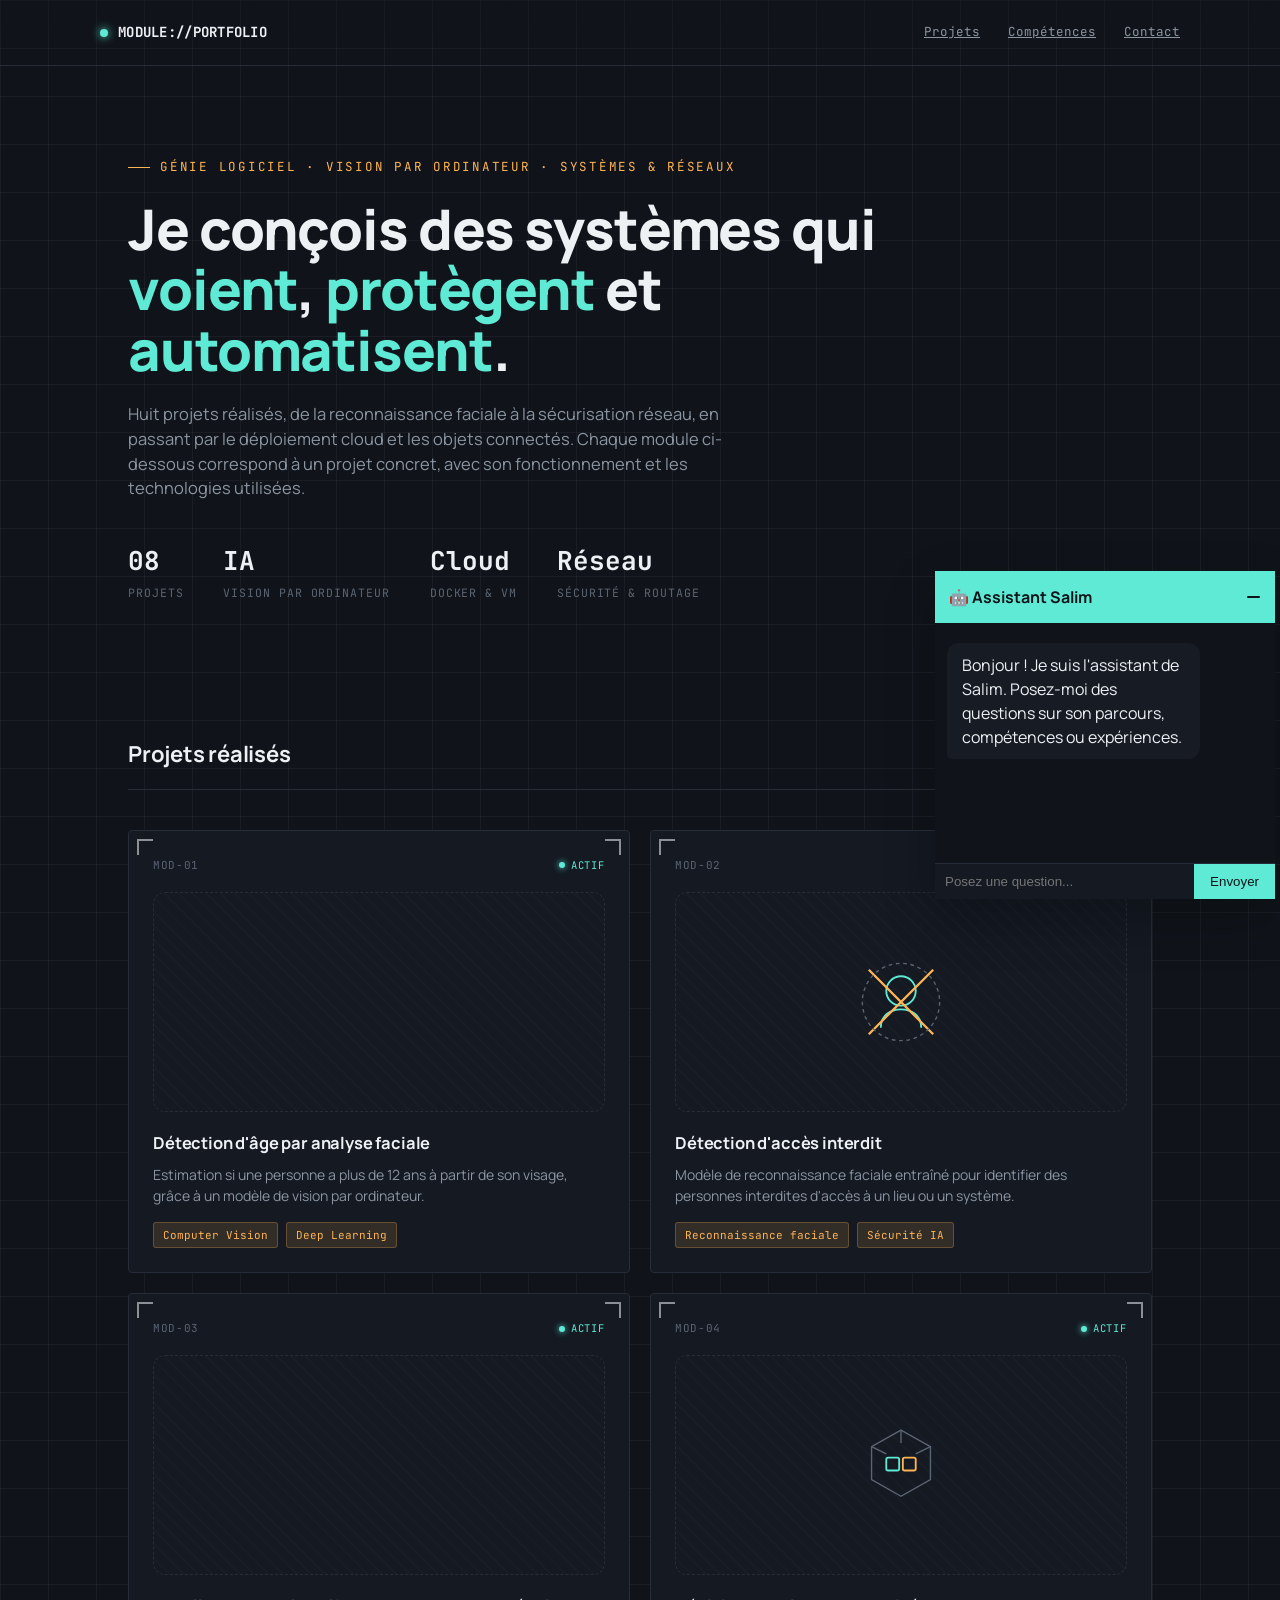
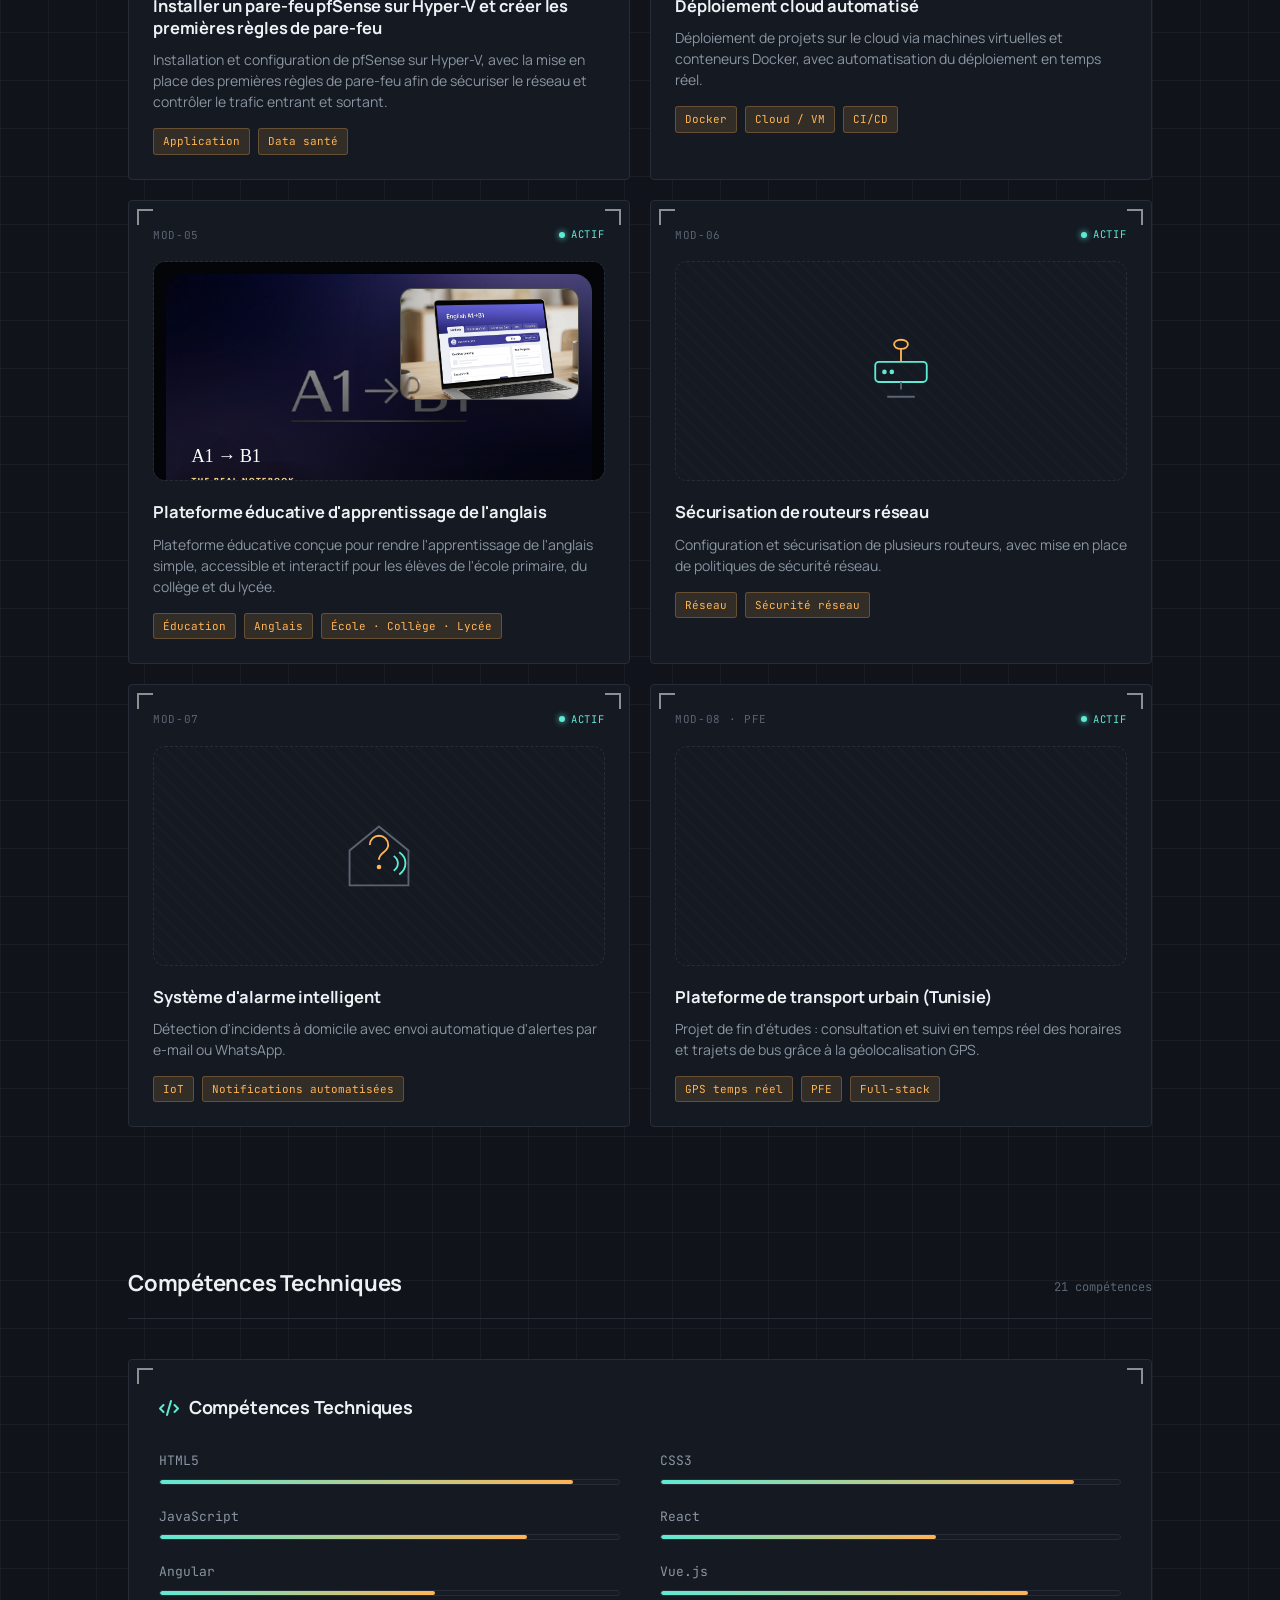
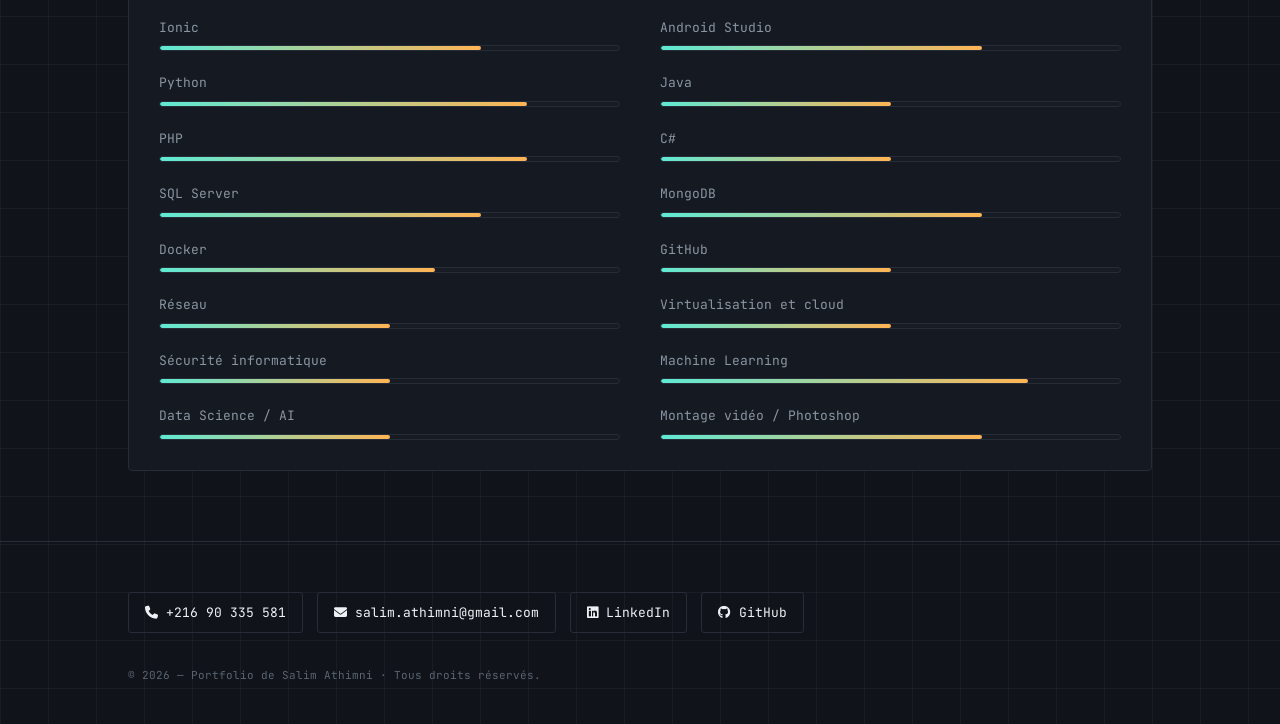
<file: index.html>
<!DOCTYPE html>
<html lang="fr">
<head>
<meta charset="UTF-8">
<meta name="viewport" content="width=device-width, initial-scale=1.0">
<title>Portfolio — Génie Logiciel</title>
<link rel="preconnect" href="https://fonts.googleapis.com">
<link rel="shortcut icon" type="x-icon" href="icone.png">
<link rel="preconnect" href="https://fonts.gstatic.com" crossorigin>
<link href="https://fonts.googleapis.com/css2?family=JetBrains+Mono:wght@400;500;700;800&family=Manrope:wght@400;500;600;700;800&display=swap" rel="stylesheet">
<link rel="stylesheet" href="https://cdnjs.cloudflare.com/ajax/libs/font-awesome/6.5.1/css/all.min.css">
<link rel="stylesheet" href="style.css">
<style>
  :root{
    --bg: #10141a;
    --bg-elevated: #171c24;
    --bg-card: #141922;
    --grid-line: rgba(255,255,255,0.045);
    --accent-amber: #ffb454;
    --accent-amber-dim: #ffb45422;
    --accent-teal: #5eead4;
    --accent-teal-dim: #5eead422;
    --text-primary: #eef1f4;
    --text-secondary: #8b95a1;
    --text-tertiary: #5b6472;
    --border: #262d38;
    --border-hover: #3a4453;
    --mono: 'JetBrains Mono', monospace;
    --sans: 'Manrope', sans-serif;
  }

  *{ margin:0; padding:0; box-sizing:border-box; }

  html{ scroll-behavior: smooth; }

  body{
    background:
      linear-gradient(var(--grid-line) 1px, transparent 1px) 0 0/48px 48px,
      linear-gradient(90deg, var(--grid-line) 1px, transparent 1px) 0 0/48px 48px,
      var(--bg);
    color: var(--text-primary);
    font-family: var(--sans);
    line-height: 1.5;
    min-height: 100vh;
  }

  a{ color: inherit; }

  .wrap{
    max-width: 1080px;
    margin: 0 auto;
    padding: 0 28px;
  }

  /* ---------- HEADER ---------- */
  header{
    border-bottom: 1px solid var(--border);
    background: linear-gradient(180deg, rgba(16,20,26,0.4), transparent);
  }
  .nav{
    display:flex;
    align-items:center;
    justify-content:space-between;
    padding: 22px 0;
  }
  .logo{
    font-family: var(--mono);
    font-weight: 700;
    letter-spacing: 0.02em;
    font-size: 14px;
    color: var(--text-primary);
    display:flex;
    align-items:center;
    gap:10px;
  }
  .logo::before{
    content:"";
    width:8px; height:8px;
    border-radius:50%;
    background: var(--accent-teal);
    box-shadow: 0 0 8px var(--accent-teal);
    display:inline-block;
  }
  .nav-links{
    display:flex;
    gap: 28px;
    font-family: var(--mono);
    font-size: 12.5px;
    color: var(--text-secondary);
  }
  .nav-links a:hover{ color: var(--accent-teal); }

  /* ---------- HERO ---------- */
  .hero{
    padding: 92px 0 64px;
    position: relative;
  }
  .eyebrow{
    font-family: var(--mono);
    font-size: 12.5px;
    color: var(--accent-amber);
    letter-spacing: 0.14em;
    text-transform: uppercase;
    display:flex;
    align-items:center;
    gap: 10px;
    margin-bottom: 22px;
  }
  .eyebrow::before{
    content:"";
    width: 22px; height:1px;
    background: var(--accent-amber);
  }
  h1{
    font-family: var(--sans);
    font-weight: 800;
    font-size: clamp(34px, 5vw, 56px);
    line-height: 1.08;
    letter-spacing: -0.02em;
    max-width: 820px;
  }
  h1 .hl{ color: var(--accent-teal); }
  .hero-desc{
    margin-top: 22px;
    max-width: 620px;
    color: var(--text-secondary);
    font-size: 16.5px;
  }
  .hero-meta{
    margin-top: 40px;
    display:flex;
    gap: 40px;
    flex-wrap: wrap;
    font-family: var(--mono);
  }
  .hero-meta .stat b{
    display:block;
    font-size: 26px;
    color: var(--text-primary);
    font-weight: 700;
  }
  .hero-meta .stat span{
    font-size: 11.5px;
    color: var(--text-tertiary);
    text-transform: uppercase;
    letter-spacing: 0.08em;
  }

  /* ---------- SECTION HEADS ---------- */
  .section{ padding: 70px 0; }
  .section-head{
    display:flex;
    align-items:baseline;
    justify-content:space-between;
    margin-bottom: 40px;
    border-bottom: 1px solid var(--border);
    padding-bottom: 18px;
  }
  .section-head h2{
    font-size: 22px;
    font-weight: 700;
    letter-spacing: -0.01em;
  }
  .section-head .count{
    font-family: var(--mono);
    font-size: 12px;
    color: var(--text-tertiary);
  }

  /* ---------- PROJECT GRID ---------- */
  .grid{
    display:grid;
    grid-template-columns: repeat(2, 1fr);
    gap: 20px;
  }
  @media (max-width: 760px){
    .grid{ grid-template-columns: 1fr; }
  }

  .card{
    position:relative;
    background: var(--bg-card);
    border: 1px solid var(--border);
    border-radius: 4px;
    padding: 26px 24px 24px;
    transition: border-color .25s ease, transform .25s ease;
    overflow:hidden;
  }
  .card:hover{
    border-color: var(--border-hover);
    transform: translateY(-2px);
  }
  /* viewfinder corner brackets — signature element */
  .card::before, .card::after,
  .bracket-br, .bracket-bl{
    content:"";
    position:absolute;
    width: 14px; height:14px;
    border-color: var(--accent-teal);
    opacity: 0.55;
    transition: opacity .25s ease, width .25s ease, height .25s ease;
  }
  .card::before{ top:8px; left:8px; border-top:2px solid; border-left:2px solid; }
  .card::after{ top:8px; right:8px; border-top:2px solid; border-right:2px solid; }
  .card:hover::before, .card:hover::after{ width:20px; height:20px; opacity:1; }

  .card-top{
    display:flex;
    align-items:center;
    justify-content:space-between;
    margin-bottom: 18px;
  }
  .mod-id{
    font-family: var(--mono);
    font-size: 11px;
    color: var(--text-tertiary);
    letter-spacing: 0.06em;
  }
  .status{
    font-family: var(--mono);
    font-size: 10.5px;
    letter-spacing: 0.08em;
    text-transform: uppercase;
    color: var(--accent-teal);
    display:flex;
    align-items:center;
    gap:6px;
  }
  .status::before{
    content:"";
    width:6px; height:6px;
    border-radius:50%;
    background: var(--accent-teal);
    box-shadow: 0 0 6px var(--accent-teal);
  }

  .card-icon{
    width: 100%;
    height: 140px;
    border: 1px dashed var(--border);
    border-radius: 3px;
    display:flex;
    align-items:center;
    justify-content:center;
    background:
      repeating-linear-gradient(45deg, rgba(255,255,255,0.015) 0 2px, transparent 2px 10px);
    margin-bottom: 20px;
    overflow: hidden;
  }
  .card-icon svg{ width: 92px; height:92px; }
  .card-icon video{
    width: 100%;
    height: 100%;
    object-fit: cover;
    display: block;
  }

  .card h3{
    font-size: 16.5px;
    font-weight: 700;
    line-height:1.35;
    margin-bottom: 10px;
    letter-spacing: -0.01em;
  }
  .card p{
    font-size: 14px;
    color: var(--text-secondary);
    margin-bottom: 16px;
  }
  .tags{
    display:flex;
    flex-wrap:wrap;
    gap: 8px;
  }
  .tag{
    font-family: var(--mono);
    font-size: 11px;
    color: var(--accent-amber);
    background: var(--accent-amber-dim);
    border: 1px solid rgba(255,180,84,0.25);
    padding: 4px 9px;
    border-radius: 3px;
  }

  /* ---------- SKILLS ---------- */
  .skills-card{
    background: var(--bg-card);
    border: 1px solid var(--border);
    border-radius: 4px;
    padding: 34px 30px 30px;
    position: relative;
  }
  .skills-card::before, .skills-card::after{
    content:"";
    position:absolute;
    width: 14px; height:14px;
    border-color: var(--accent-teal);
    opacity: 0.55;
  }
  .skills-card::before{ top:8px; left:8px; border-top:2px solid; border-left:2px solid; }
  .skills-card::after{ top:8px; right:8px; border-top:2px solid; border-right:2px solid; }

  .skills-title{
    display:flex;
    align-items:center;
    gap: 10px;
    font-size: 18px;
    font-weight: 700;
    letter-spacing: -0.01em;
    margin-bottom: 30px;
    color: var(--text-primary);
  }
  .skills-title i{
    color: var(--accent-teal);
    font-size: 16px;
  }

  .skills-list{
    display:grid;
    grid-template-columns: repeat(2, 1fr);
    gap: 22px 40px;
  }
  @media (max-width: 760px){
    .skills-list{ grid-template-columns: 1fr; }
  }

  .skill{ width: 100%; }
  .skill-label{
    display:flex;
    align-items:baseline;
    justify-content:space-between;
    font-family: var(--mono);
    font-size: 13px;
    color: var(--text-secondary);
    margin-bottom: 8px;
  }
  .skill-label .skill-pct{
    font-size: 11.5px;
    color: var(--accent-amber);
  }
  .skill-bar{
    width: 100%;
    height: 6px;
    background: var(--bg-elevated);
    border: 1px solid var(--border);
    border-radius: 3px;
    overflow: hidden;
  }
  .skill-bar-fill{
    height: 100%;
    border-radius: 3px;
    background: linear-gradient(90deg, var(--accent-teal), var(--accent-amber));
    transition: width 1s ease;
  }

  /* ---------- FOOTER / CONTACT ---------- */
  footer{
    border-top: 1px solid var(--border);
    padding: 50px 0 40px;
  }
  .footer-grid{
    display:flex;
    justify-content: space-between;
    align-items:flex-end;
    flex-wrap: wrap;
    gap: 24px;
  }
  footer h2{
    font-size: 24px;
    font-weight: 800;
    max-width: 420px;
    letter-spacing:-0.01em;
  }
  .contact-links{
    display:flex;
    gap: 14px;
    flex-wrap: wrap;
  }
  .contact-links a{
    font-family: var(--mono);
    font-size: 13px;
    padding: 10px 16px;
    border: 1px solid var(--border);
    border-radius: 3px;
    color: var(--text-primary);
    text-decoration:none;
    transition: border-color .2s ease, color .2s ease;
  }
  .contact-links a:hover{
    border-color: var(--accent-teal);
    color: var(--accent-teal);
  }
  .fine-print{
    margin-top: 34px;
    font-family: var(--mono);
    font-size: 11px;
    color: var(--text-tertiary);
  }

  ::selection{ background: var(--accent-teal); color: #0a0e12; }

  @media (prefers-reduced-motion: reduce){
    *{ transition: none !important; }
  }

  .card-icon {
  width: 100%;
  height: 220px;
  overflow: hidden;
  border-radius: 12px;
}

.card-icon iframe {
  width: 100%;
  height: 100%;
  border: none;
  display: block;
}

</style>
</head>
<body>
<header>
  <div class="wrap nav">
    <div class="logo">MODULE://PORTFOLIO</div>
    <div class="nav-links">
      <a href="#projets">Projets</a>
      <a href="#competences">Compétences</a>
      <a href="#contact">Contact</a>
    </div>
  </div>
</header>

<section class="hero">
  <div class="wrap">
    <div class="eyebrow">Génie Logiciel · Vision par ordinateur · Systèmes & réseaux</div>
    <h1>Je conçois des systèmes qui <span class="hl">voient</span>, <span class="hl">protègent</span> et <span class="hl">automatisent</span>.</h1>
    <p class="hero-desc">
      Huit projets réalisés, de la reconnaissance faciale à la sécurisation réseau,
      en passant par le déploiement cloud et les objets connectés. Chaque module ci-dessous
      correspond à un projet concret, avec son fonctionnement et les technologies utilisées.
    </p>
    <div class="hero-meta">
      <div class="stat"><b>08</b><span>Projets</span></div>
      <div class="stat"><b>IA</b><span>Vision par ordinateur</span></div>
      <div class="stat"><b>Cloud</b><span>Docker & VM</span></div>
      <div class="stat"><b>Réseau</b><span>Sécurité & routage</span></div>
    </div>
  </div>
</section>

<section class="section" id="projets">
  <div class="wrap">
    <div class="section-head">
      <h2>Projets réalisés</h2>
      <span class="count">08 modules</span>
    </div>

    <div class="grid">

      <!-- 1 -->
      <div class="card">
        <div class="card-top">
          <span class="mod-id">MOD-01</span>
          <span class="status">Actif</span>
        </div>

        <div class="card-icon">
          <video autoplay muted loop playsinline>
            <source src="V1.mp4" type="video/mp4">
            Votre navigateur ne supporte pas la vidéo.
          </video>
        </div>

        <h3>Détection d'âge par analyse faciale</h3>
        <p>Estimation si une personne a plus de 12 ans à partir de son visage, grâce à un modèle de vision par ordinateur.</p>
        <div class="tags"><span class="tag">Computer Vision</span><span class="tag">Deep Learning</span></div>
      </div>

      <!-- 2 -->
      <div class="card">
        <div class="card-top"><span class="mod-id">MOD-02</span><span class="status">Actif</span></div>
        <div class="card-icon">
          <svg viewBox="0 0 100 100" fill="none">
            <circle cx="50" cy="38" r="16" stroke="var(--accent-teal)" stroke-width="2"/>
            <path d="M28 78c0-13 10-20 22-20s22 7 22 20" stroke="var(--accent-teal)" stroke-width="2"/>
            <path d="M15 15 L85 85 M85 15 L15 85" stroke="var(--accent-amber)" stroke-width="2.5"/>
            <circle cx="50" cy="50" r="42" stroke="var(--text-tertiary)" stroke-width="1.5" stroke-dasharray="4 4"/>
          </svg>
        </div>
        <h3>Détection d'accès interdit</h3>
        <p>Modèle de reconnaissance faciale entraîné pour identifier des personnes interdites d'accès à un lieu ou un système.</p>
        <div class="tags"><span class="tag">Reconnaissance faciale</span><span class="tag">Sécurité IA</span></div>
      </div>

      <!-- 3 -->
      <div class="card">
        <div class="card-top"><span class="mod-id">MOD-03</span><span class="status">Actif</span></div>
        <div class="card-icon">
          <video autoplay muted loop playsinline>
            <source src="V2.mp4" type="video/mp4">
            Votre navigateur ne supporte pas la vidéo.
          </video>
        </div>
        <h3>Installer un pare-feu pfSense sur Hyper-V et créer les premières règles de pare-feu</h3>
        <p>Installation et configuration de pfSense sur Hyper-V, avec la mise en place des premières règles de pare-feu afin de sécuriser le réseau et contrôler le trafic entrant et sortant.</p>
        <div class="tags"><span class="tag">Application</span><span class="tag">Data santé</span></div>
      </div>

      <!-- 4 -->
      <div class="card">
        <div class="card-top"><span class="mod-id">MOD-04</span><span class="status">Actif</span></div>
        <div class="card-icon">
          <svg viewBox="0 0 100 100" fill="none">
            <path d="M50 12 L82 30 V66 L50 84 L18 66 V30 Z" stroke="var(--text-tertiary)" stroke-width="1.5"/>
            <rect x="34" y="42" width="14" height="14" rx="2" stroke="var(--accent-teal)" stroke-width="2"/>
            <rect x="52" y="42" width="14" height="14" rx="2" stroke="var(--accent-amber)" stroke-width="2"/>
            <path d="M50 12v14M18 30l16 8M82 30l-16 8" stroke="var(--text-tertiary)" stroke-width="1.5"/>
          </svg>
        </div>
        <h3>Déploiement cloud automatisé</h3>
        <p>Déploiement de projets sur le cloud via machines virtuelles et conteneurs Docker, avec automatisation du déploiement en temps réel.</p>
        <div class="tags"><span class="tag">Docker</span><span class="tag">Cloud / VM</span><span class="tag">CI/CD</span></div>
      </div>

      <!-- 5 -->
      <div class="card">
        <div class="card-top">
          <span class="mod-id">MOD-05 </span>
          <span class="status">Actif</span>
        </div>

        <div class="card-icon">
          <iframe
            src="English/index.html"
            title="Plateforme éducative d'apprentissage de l'anglais"
            loading="lazy"
            frameborder="0">
          </iframe>
        </div>

        <h3>Plateforme éducative d'apprentissage de l'anglais</h3>

        <p>
          Plateforme éducative conçue pour rendre l'apprentissage de l'anglais
          simple, accessible et interactif pour les élèves de l'école primaire,
          du collège et du lycée.
        </p>

        <div class="tags">
          <span class="tag">Éducation</span>
          <span class="tag">Anglais</span>
          <span class="tag">École · Collège · Lycée</span>
        </div>
      </div>

      <!-- 6 -->
      <div class="card">
        <div class="card-top"><span class="mod-id">MOD-06</span><span class="status">Actif</span></div>
        <div class="card-icon">
          <svg viewBox="0 0 100 100" fill="none">
            <rect x="22" y="40" width="56" height="22" rx="4" stroke="var(--accent-teal)" stroke-width="2"/>
            <circle cx="32" cy="51" r="2.5" fill="var(--accent-teal)"/>
            <circle cx="40" cy="51" r="2.5" fill="var(--accent-teal)"/>
            <path d="M50 40 V26 M50 26c-10 0-10-10 0-10s10 10 0 10" stroke="var(--accent-amber)" stroke-width="2"/>
            <path d="M50 62v8M35 78h30" stroke="var(--text-tertiary)" stroke-width="2"/>
          </svg>
        </div>
        <h3>Sécurisation de routeurs réseau</h3>
        <p>Configuration et sécurisation de plusieurs routeurs, avec mise en place de politiques de sécurité réseau.</p>
        <div class="tags"><span class="tag">Réseau</span><span class="tag">Sécurité réseau</span></div>
      </div>

      <!-- 7 -->
      <div class="card">
        <div class="card-top"><span class="mod-id">MOD-07</span><span class="status">Actif</span></div>
        <div class="card-icon">
          <svg viewBox="0 0 100 100" fill="none">
            <path d="M50 18 L82 44 V82 H18 V44 Z" stroke="var(--text-tertiary)" stroke-width="2"/>
            <path d="M40 38a10 10 0 0 1 20 0c0 8-10 8-10 16" stroke="var(--accent-amber)" stroke-width="2"/>
            <circle cx="50" cy="62" r="2.5" fill="var(--accent-amber)"/>
            <path d="M66 50c6 4 6 12 0 16" stroke="var(--accent-teal)" stroke-width="2"/>
            <path d="M72 46c9 6 9 18 0 24" stroke="var(--accent-teal)" stroke-width="2"/>
          </svg>
        </div>
        <h3>Système d'alarme intelligent</h3>
        <p>Détection d'incidents à domicile avec envoi automatique d'alertes par e-mail ou WhatsApp.</p>
        <div class="tags"><span class="tag">IoT</span><span class="tag">Notifications automatisées</span></div>
      </div>

      <!-- 8 -->
      <div class="card">
        <div class="card-top">
          <span class="mod-id">MOD-08 · PFE</span>
          <span class="status">Actif</span>
        </div>

        <div class="card-icon">
          <video autoplay muted loop playsinline>
            <source src="V3.mp4" type="video/mp4">
            Votre navigateur ne supporte pas la vidéo.
          </video>
        </div>

        <h3>Plateforme de transport urbain (Tunisie)</h3>
        <p>Projet de fin d'études : consultation et suivi en temps réel des horaires et trajets de bus grâce à la géolocalisation GPS.</p>

        <div class="tags">
          <span class="tag">GPS temps réel</span>
          <span class="tag">PFE</span>
          <span class="tag">Full-stack</span>
        </div>
      </div>

    </div>
  </div>
</section>

<section class="section" id="competences">
  <div class="wrap">
    <div class="section-head">
      <h2>Compétences Techniques</h2>
      <span class="count">21 compétences</span>
    </div>

    <div class="skills-card">
      <div class="skills-title"><i class="fas fa-code"></i> Compétences Techniques</div>

      <div class="skills-list">
        <div class="skill">
          <div class="skill-label"><span>HTML5</span><span class="skill-pct"></span></div>
          <div class="skill-bar"><div class="skill-bar-fill" style="width:90%"></div></div>
        </div>
        <div class="skill">
          <div class="skill-label"><span>CSS3</span><span class="skill-pct"></span></div>
          <div class="skill-bar"><div class="skill-bar-fill" style="width:90%"></div></div>
        </div>
        <div class="skill">
          <div class="skill-label"><span>JavaScript</span><span class="skill-pct"></span></div>
          <div class="skill-bar"><div class="skill-bar-fill" style="width:80%"></div></div>
        </div>
        <div class="skill">
          <div class="skill-label"><span>React</span><span class="skill-pct"></span></div>
          <div class="skill-bar"><div class="skill-bar-fill" style="width:60%"></div></div>
        </div>
        <div class="skill">
          <div class="skill-label"><span>Angular</span><span class="skill-pct"></span></div>
          <div class="skill-bar"><div class="skill-bar-fill" style="width:60%"></div></div>
        </div>
        <div class="skill">
          <div class="skill-label"><span>Vue.js</span><span class="skill-pct"></span></div>
          <div class="skill-bar"><div class="skill-bar-fill" style="width:80%"></div></div>
        </div>
        <div class="skill">
          <div class="skill-label"><span>Ionic</span><span class="skill-pct"></span></div>
          <div class="skill-bar"><div class="skill-bar-fill" style="width:70%"></div></div>
        </div>
        <div class="skill">
          <div class="skill-label"><span>Android Studio</span><span class="skill-pct"></span></div>
          <div class="skill-bar"><div class="skill-bar-fill" style="width:70%"></div></div>
        </div>
        <div class="skill">
          <div class="skill-label"><span>Python</span><span class="skill-pct"></span></div>
          <div class="skill-bar"><div class="skill-bar-fill" style="width:80%"></div></div>
        </div>
        <div class="skill">
          <div class="skill-label"><span>Java</span><span class="skill-pct"></span></div>
          <div class="skill-bar"><div class="skill-bar-fill" style="width:50%"></div></div>
        </div>
        <div class="skill">
          <div class="skill-label"><span>PHP</span><span class="skill-pct"></span></div>
          <div class="skill-bar"><div class="skill-bar-fill" style="width:80%"></div></div>
        </div>
        <div class="skill">
          <div class="skill-label"><span>C#</span><span class="skill-pct"></span></div>
          <div class="skill-bar"><div class="skill-bar-fill" style="width:50%"></div></div>
        </div>
        <div class="skill">
          <div class="skill-label"><span>SQL Server</span><span class="skill-pct"></span></div>
          <div class="skill-bar"><div class="skill-bar-fill" style="width:70%"></div></div>
        </div>
        <div class="skill">
          <div class="skill-label"><span>MongoDB</span><span class="skill-pct"></span></div>
          <div class="skill-bar"><div class="skill-bar-fill" style="width:70%"></div></div>
        </div>
        <div class="skill">
          <div class="skill-label"><span>Docker</span><span class="skill-pct"></span></div>
          <div class="skill-bar"><div class="skill-bar-fill" style="width:60%"></div></div>
        </div>
        <div class="skill">
          <div class="skill-label"><span>GitHub</span><span class="skill-pct"></span></div>
          <div class="skill-bar"><div class="skill-bar-fill" style="width:50%"></div></div>
        </div>
        <div class="skill">
          <div class="skill-label"><span>Réseau</span><span class="skill-pct"></span></div>
          <div class="skill-bar"><div class="skill-bar-fill" style="width:50%"></div></div>
        </div>
        <div class="skill">
          <div class="skill-label"><span>Virtualisation et cloud</span><span class="skill-pct"></span></div>
          <div class="skill-bar"><div class="skill-bar-fill" style="width:50%"></div></div>
        </div>
        <div class="skill">
          <div class="skill-label"><span>Sécurité informatique</span><span class="skill-pct"></span></div>
          <div class="skill-bar"><div class="skill-bar-fill" style="width:50%"></div></div>
        </div>
        <div class="skill">
          <div class="skill-label"><span>Machine Learning</span><span class="skill-pct"></span></div>
          <div class="skill-bar"><div class="skill-bar-fill" style="width:80%"></div></div>
        </div>
        <div class="skill">
          <div class="skill-label"><span>Data Science / AI</span><span class="skill-pct"></span></div>
          <div class="skill-bar"><div class="skill-bar-fill" style="width:50%"></div></div>
        </div>
        <div class="skill">
          <div class="skill-label"><span>Montage vidéo / Photoshop</span><span class="skill-pct"></span></div>
          <div class="skill-bar"><div class="skill-bar-fill" style="width:70%"></div></div>
        </div>
      </div>
    </div>
  </div>
</section>

<footer id="contact">
  <div class="wrap">
    <div class="footer-grid">
      <div class="contact-links">
        <a href="tel:+21690335581"><i class="fas fa-phone"></i> +216 90 335 581</a>
        <a href="mailto:salim.athimni@gmail.com"><i class="fas fa-envelope"></i> salim.athimni@gmail.com</a>
        <a href="https://www.linkedin.com/in/salim-athimni/" target="_blank"><i class="fab fa-linkedin"></i> LinkedIn</a>
        <a href="https://github.com/salimathimni" target="_blank"><i class="fab fa-github"></i> GitHub</a>
      </div>
    </div>
    <div class="fine-print">© 2026 — Portfolio de Salim Athimni · Tous droits réservés.</div>
  </div>
</footer>

<!-- Chatbot -->
<div class="chatbot-floating" id="chatboot">
  <div class="chat-header">
    <span>🤖 Assistant Salim</span>
    <i class="fas fa-minus minimize-btn"></i>
  </div>
  <div class="chat-body" id="chat-box">
    <div class="message bot">
      Bonjour ! Je suis l'assistant de Salim. Posez-moi des questions sur son parcours, compétences ou expériences.
    </div>
  </div>
  <div class="chat-footer">
    <input type="text" id="user-input" placeholder="Posez une question...">
    <button onclick="sendMessage()">Envoyer</button>
  </div>
</div>
</body>
<script src="script.js"></script>
</html>
</file>
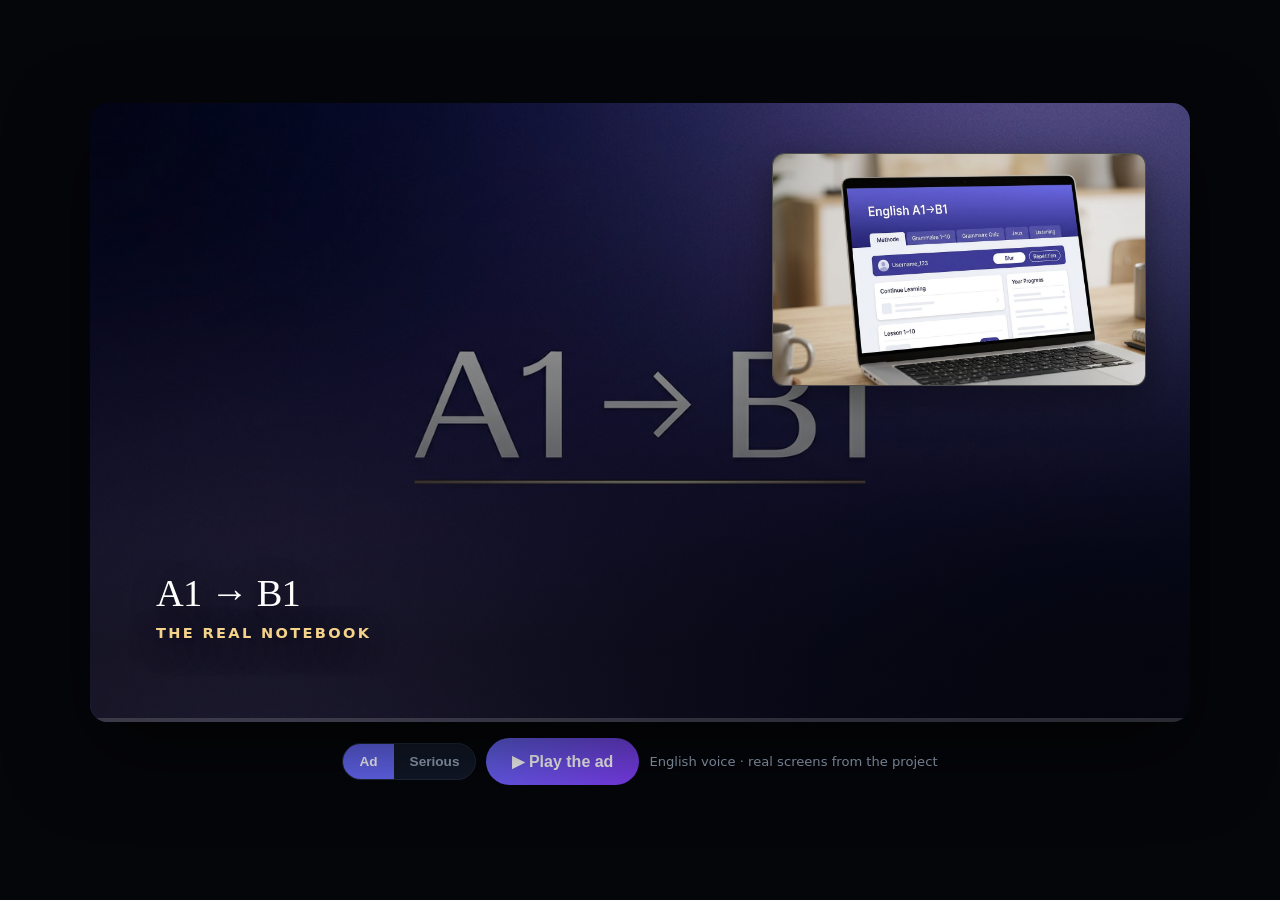
<file: English/index.html>
<!DOCTYPE html>
<html lang="en">
<head>
  <meta charset="UTF-8">
  <meta name="viewport" content="width=device-width, initial-scale=1.0">
  <title>English A1→B1 — Ad</title>
  <style>
    :root{ --violet:#6366f1; --gold:#f5d38a; }
    *{box-sizing:border-box;margin:0;padding:0;}
    html,body{height:100%;background:#05060a;color:#fff;font-family:Georgia,"Times New Roman",serif;}
    .stage{min-height:100%;display:flex;flex-direction:column;align-items:center;justify-content:center;padding:12px 12px 24px;}
    .screen{
      position:relative;width:min(100%,1100px);aspect-ratio:16/9;
      background:#000;overflow:hidden;border-radius:18px;
      box-shadow:0 30px 80px rgba(0,0,0,.55);
    }
    .slide{position:absolute;inset:0;opacity:0;transition:opacity .65s ease;overflow:hidden;}
    .slide.on{opacity:1;}
    .slide img{width:100%;height:100%;object-fit:cover;transform:scale(1.1);animation:ken 16s ease-out forwards;}
    @keyframes ken{from{transform:scale(1.14);}to{transform:scale(1);}}
    .veil{position:absolute;inset:0;background:linear-gradient(180deg,rgba(5,6,10,.2),rgba(5,6,10,.78) 88%);}
    .pip{
      position:absolute;right:4%;top:8%;width:34%;aspect-ratio:16/10;
      border-radius:12px;overflow:hidden;border:1px solid rgba(255,255,255,.25);
      box-shadow:0 12px 40px rgba(0,0,0,.45);background:#111;
    }
    .pip img{width:100%;height:100%;object-fit:cover;animation:none;transform:none;}
    .caption{
      position:absolute;left:6%;right:40%;bottom:13%;
      font-size:clamp(1.25rem,3.8vw,2.4rem);line-height:1.15;letter-spacing:-.02em;
      text-shadow:0 8px 30px rgba(0,0,0,.65);
    }
    .caption small{
      display:block;margin-top:10px;font-family:system-ui,sans-serif;
      font-size:.38em;letter-spacing:.16em;text-transform:uppercase;color:var(--gold);font-weight:700;
    }
    .bar{position:absolute;left:0;right:0;bottom:0;height:4px;background:rgba(255,255,255,.15);}
    .bar>i{display:block;height:100%;width:0;background:linear-gradient(90deg,#6366f1,#a855f7);}
    .end{
      position:absolute;inset:0;display:none;align-items:center;justify-content:center;
      flex-direction:column;gap:12px;background:rgba(5,6,10,.78);text-align:center;padding:24px;
    }
    .end.show{display:flex;}
    .end h2{font-size:clamp(1.8rem,5vw,3rem);}
    .end p{font-family:system-ui,sans-serif;color:#cbd5e1;}
    .hud{margin-top:16px;display:flex;gap:10px;align-items:center;flex-wrap:wrap;justify-content:center;font-family:system-ui,sans-serif;}
    .play{
      border:0;cursor:pointer;background:linear-gradient(135deg,#6366f1,#7c3aed);
      color:#fff;font-weight:800;padding:14px 26px;border-radius:999px;font-size:1rem;
    }
    .voices{display:flex;background:#111827;border:1px solid #1f2937;border-radius:999px;overflow:hidden;}
    .voices button{
      border:0;background:transparent;color:#94a3b8;font-weight:700;padding:10px 16px;cursor:pointer;font-size:.85rem;
    }
    .voices button.on{background:#6366f1;color:#fff;}
    .hint{color:#94a3b8;font-size:.82rem;}
    @media (max-width:640px){
      .pip{width:42%;top:6%;right:3%;}
      .caption{right:6%;bottom:12%;font-size:1.15rem;}
    }
  </style>
</head>
<body>
  <div class="stage">
    <div class="screen" id="screen">
      <div class="slide on" data-i="0">
        <img src="01-hero.jpg" alt="">
        <div class="veil"></div>
        <div class="pip"><img src="ui-home.jpg" alt="The notebook"></div>
        <div class="caption">A1 → B1<small>The real notebook</small></div>
      </div>
      <div class="slide" data-i="1">
        <img src="ui-home.jpg" alt="">
        <div class="veil"></div>
        <div class="caption">Not all of English.<small>Only what comes back</small></div>
      </div>
      <div class="slide" data-i="2">
        <img src="ui-grammar.jpg" alt="">
        <div class="veil"></div>
        <div class="pip"><img src="02-verbs.jpg" alt=""></div>
        <div class="caption">Grammar. Twelve tenses.<small>0. Temps · 1. Temps conj.</small></div>
      </div>
      <div class="slide" data-i="3">
        <img src="ui-games.jpg" alt="">
        <div class="veil"></div>
        <div class="caption">Games that teach.<small>Letters · memory · dictation</small></div>
      </div>
      <div class="slide" data-i="4">
        <img src="ui-defauts.jpg" alt="">
        <div class="veil"></div>
        <div class="pip"><img src="05-cta.jpg" alt=""></div>
        <div class="caption">Your mistakes. Then start.<small>English A1 → B1</small></div>
      </div>
      <div class="bar"><i id="prog"></i></div>
      <div class="end" id="end">
        <h2>English A1 → B1</h2>
        <p>Open the notebook. Learn what counts.</p>
        <button class="play" type="button" id="replay">Play again</button>
      </div>
    </div>
    <div class="hud">
      <div class="voices" role="group" aria-label="Voice">
        <button type="button" class="on" data-v="ad">Ad</button>
        <button type="button" data-v="ser">Serious</button>
      </div>
      <button class="play" type="button" id="play">▶ Play the ad</button>
      <span class="hint">English voice · real screens from the project</span>
    </div>
  </div>
  <script>
    const PACKS = {
      ad: ["ad-01.mp3","ad-02.mp3","ad-03.mp3","ad-04.mp3","ad-05.mp3"],
      ser:["ser-01.mp3","ser-02.mp3","ser-03.mp3","ser-04.mp3","ser-05.mp3"]
    };
    let voice = "ad";
    const slides = [...document.querySelectorAll(".slide")];
    const prog = document.getElementById("prog");
    const end = document.getElementById("end");
    const audio = new Audio();
    let i=0, raf=0, playing=false;

    document.querySelectorAll(".voices button").forEach(b=>{
      b.addEventListener("click", ()=>{
        voice = b.dataset.v;
        document.querySelectorAll(".voices button").forEach(x=>x.classList.toggle("on", x===b));
      });
    });

    function show(n){ slides.forEach(s=>s.classList.toggle("on", Number(s.dataset.i)===n)); }
    function tick(){
      if(!playing || !audio.duration) return;
      prog.style.width = ((i + audio.currentTime/audio.duration) / 5 * 100) + "%";
      raf = requestAnimationFrame(tick);
    }
    function playClip(){
      const clips = PACKS[voice];
      if(i>=clips.length){ playing=false; end.classList.add("show"); prog.style.width="100%"; return; }
      show(i);
      audio.src = clips[i];
      audio.play().catch(()=>{});
      cancelAnimationFrame(raf); raf = requestAnimationFrame(tick);
    }
    audio.addEventListener("ended", ()=>{ i++; playClip(); });
    function start(){
      end.classList.remove("show");
      i=0; playing=true; prog.style.width="0";
      playClip();
    }
    document.getElementById("play").addEventListener("click", start);
    document.getElementById("replay").addEventListener("click", start);
  </script>
</body>
</html>
</file>
<file: style.css>
/* Chatbot */
.chatbot-floating {
    position:fixed;
    bottom:1px;
    right:5px;
    width:340px;
    background: var(--bg-card);
    border-radius:15px;
    box-shadow:0 20px 50px rgba(0,0,0,0.25);
    display:flex;
    flex-direction:column;
    z-index: 1000;
    transition: transform 0.3s, opacity 0.3s;
}
.chatbot-floating.minimized {
    transform: translateY(calc(100% - 50px));
}
.chat-header {
    background: var(--accent-teal);
    color: var(--bg);
    padding:14px;
    font-weight:700;
    text-align:center;
    display: flex;
    justify-content: space-between;
    align-items: center;
    cursor: pointer;
}
.chat-body {
    height:240px;
    padding:12px;
    overflow-y:auto;
    background: var(--bg);
    display: flex;
    flex-direction: column;
    gap: 10px;
}

.chat-footer { display:flex; border-top:1px solid var(--border); }
.chat-footer input { flex:1; padding:10px; border:none; outline:none; background: var(--bg-card); color: var(--text-primary); }
.chat-footer button { padding:10px 16px; border:none; background: var(--accent-teal); color: var(--bg); cursor:pointer; transition: background 0.3s; }
.chat-footer button:hover { background: var(--accent-amber); }

/* Messages */
.message {
    margin:8px 0;
    padding:10px 15px;
    border-radius:12px;
    max-width:80%;
    word-wrap: break-word;
    color: var(--text-primary);
    animation: fadeIn 0.3s ease-in-out;
}
@keyframes fadeIn {
    from { opacity: 0; transform: translateY(10px); }
    to { opacity: 1; transform: translateY(0); }
}
.user {
    text-align:right;
    background: var(--accent-teal-dim);
    margin-left:auto;
    border-bottom-right-radius: 5px;
}
.bot {
    text-align:left;
    background: var(--bg-elevated);
    margin-right:auto;
    border-bottom-left-radius: 5px;
}

/* Responsive */
@media (max-width: 768px) {
    .chatbot-floating {
    width: 300px;
    right: 15px;
    bottom: 15px;
    }
}
</file>
